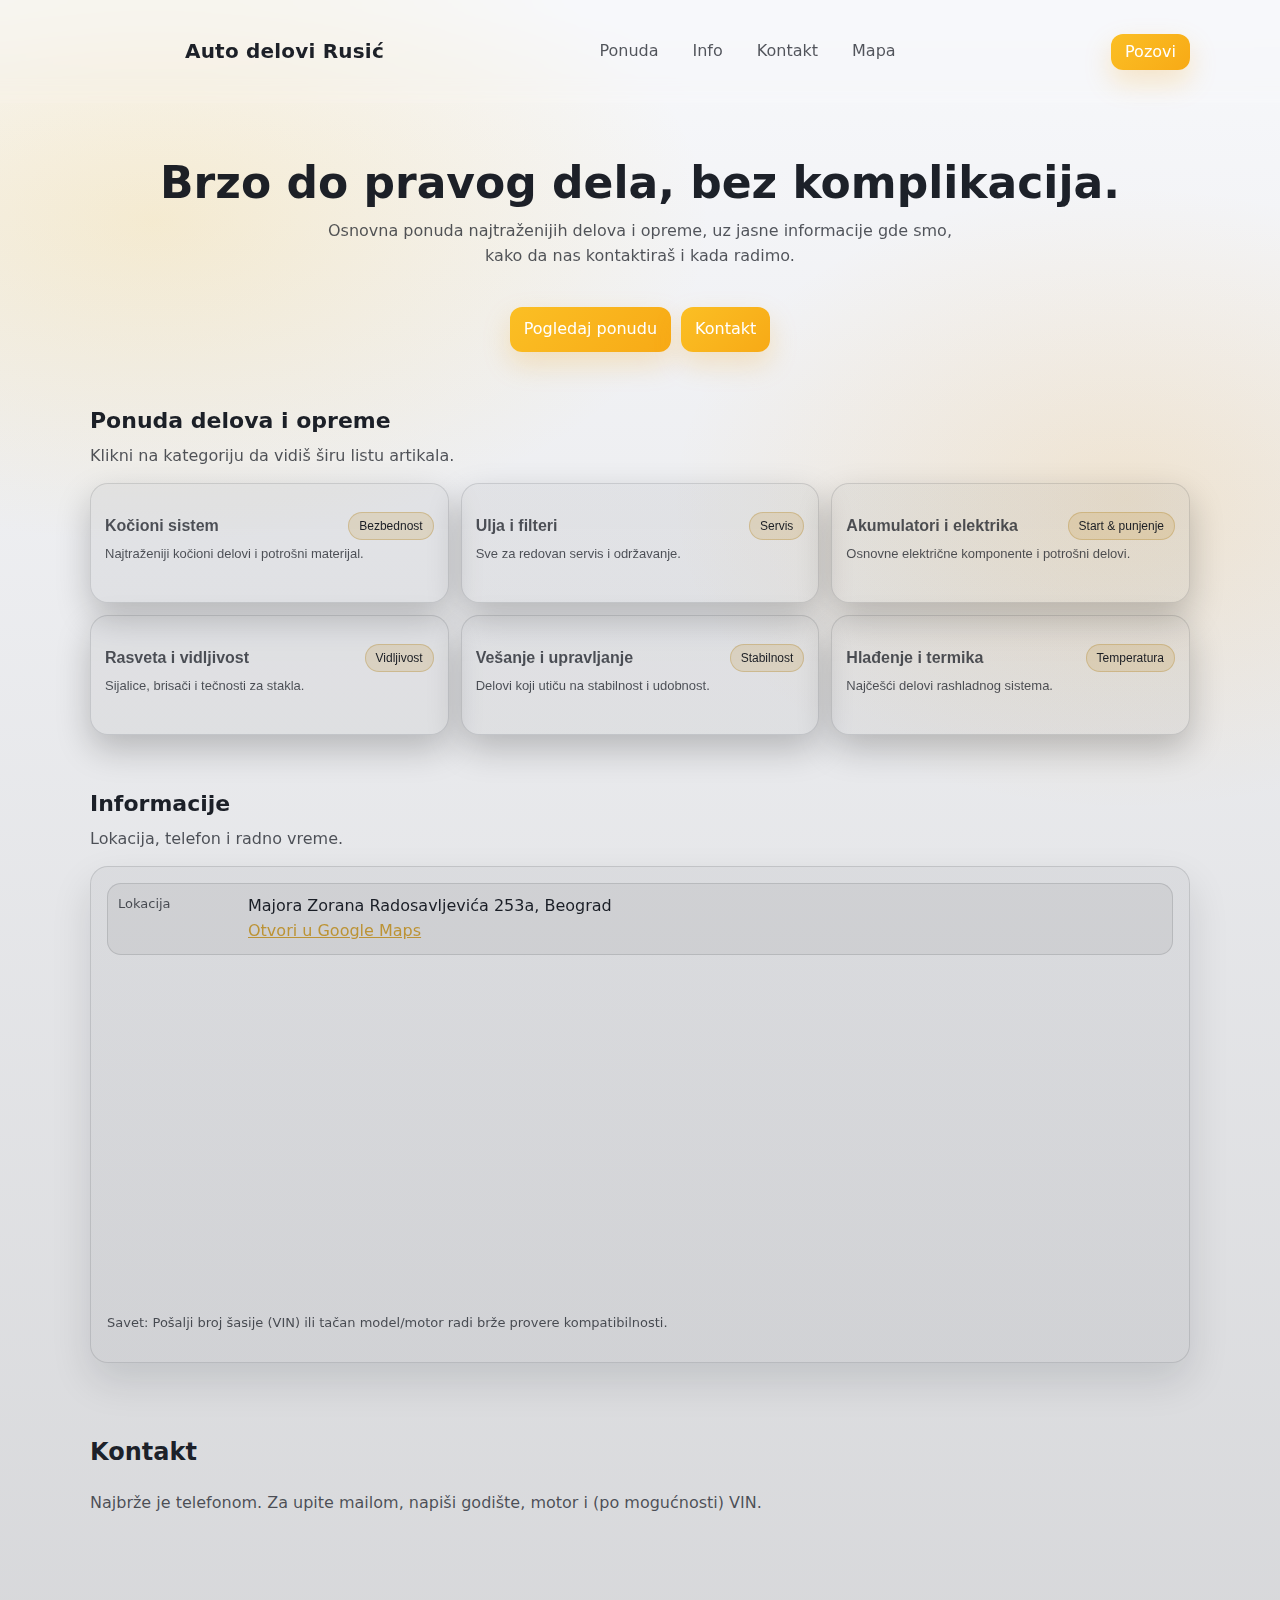
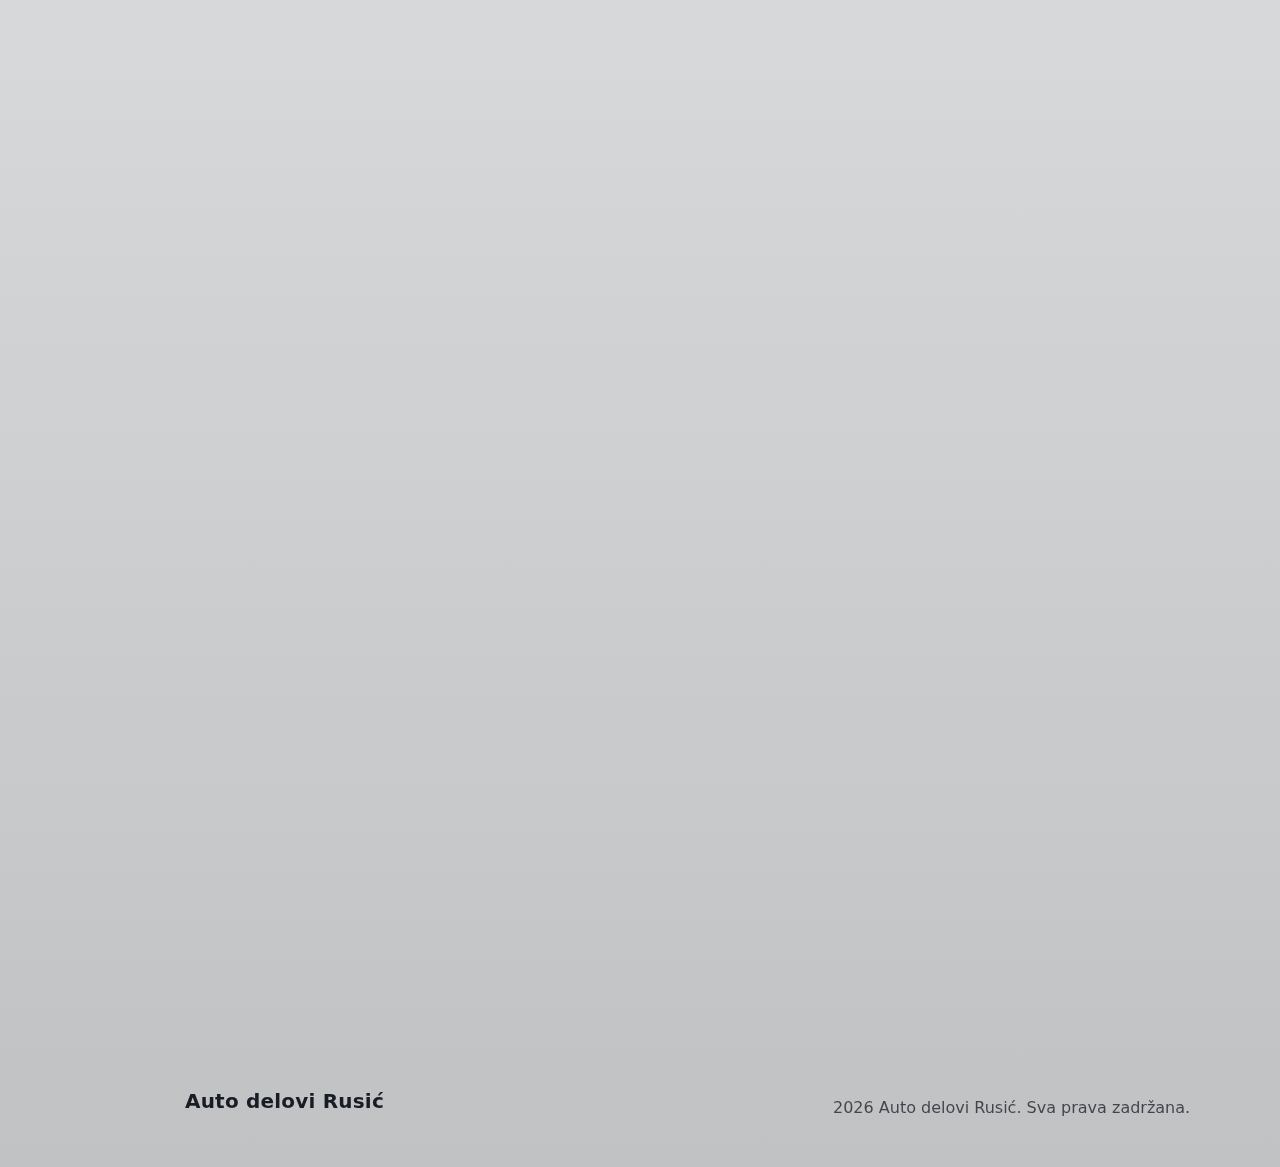
<file: index.html>
<!doctype html>
<html lang="sr">
<head>

  <meta charset="utf-8" />
  <meta name="viewport" content="width=device-width, initial-scale=1" />

  <!-- Podesavanje teme pri ucitavanju -->
  <meta name="theme-color" content="#0b0f17" media="(prefers-color-scheme: dark)" />
  <meta name="theme-color" content="#f7f8fb" media="(prefers-color-scheme: light)" />

  <title>Auto delovi Rusić</title>
  <meta name="description" content="Prodavnica auto delova koja se nalazi u Batajnici u ulici Majora Zorana Radosavljevića." />
  <meta name="referrer" content="strict-origin-when-cross-origin" />

  <link rel="icon" href="images/favicon.ico" type="image/x-icon">

  <!-- CSP (meta je kompromis za statičan hosting bez kontrolisanja header-a) -->
  <meta http-equiv="Content-Security-Policy" content="
        default-src 'self';
        base-uri 'self';
        object-src 'none';
        frame-ancestors 'none';
        form-action 'self' mailto: tel:;
        img-src 'self' data:;
        style-src 'self' https://fonts.googleapis.com;
        font-src 'self' https://fonts.gstatic.com;
        script-src 'self';
        frame-src https://www.google.com;
  ">

  <link rel="preconnect" href="https://fonts.googleapis.com">
  <link rel="preconnect" href="https://fonts.gstatic.com" crossorigin>
  <link rel="stylesheet" href="https://fonts.googleapis.com/css2?family=Work+Sans:ital,wght@0,100..900;1,100..900&display=swap">
      
  <link rel="stylesheet" href="css/styles.css" />

  <!-- SEO OPTIMIZACIJA -->
  <!-- LocalBusiness JSON-LD -->
  <script type="application/ld+json">
    {
      "@context": "https://schema.org",
      "@type": "AutoPartsStore",
      "name": "Auto delovi Rusić",
      "address": {
        "@type": "PostalAddress",
        "streetAddress": "Majora Zorana Radosavljevića 253a",
        "addressLocality": "Beograd",
        "addressCountry": "RS"
      },
      "openingHoursSpecification": [
        { "@type": "OpeningHoursSpecification", "dayOfWeek": ["Monday","Tuesday","Wednesday","Thursday","Friday"], "opens": "08:00", "closes": "18:00" },
        { "@type": "OpeningHoursSpecification", "dayOfWeek": "Saturday", "opens": "08:00", "closes": "14:00" }
      ]
    }
  </script>

  <meta property="og:type" content="website">
  <meta property="og:title" content="Auto delovi Rusić">
  <meta property="og:description" content="Prodavnica auto delova u Batajnici. Pozovi ili pošalji upit uz VIN.">


</head>

<body>
  <a class="skip-link" href="#sadrzaj">Preskoči na sadržaj</a>

  <header class="site-header">
    <div class="container header-inner">
      <a class="brand" href="#">
        <img class="brand-logo" src="images/logo.jpg" alt="" width="75" height="75" loading="lazy" decoding="async" />
        <span class="brand-name">Auto delovi Rusić</span>
      </a>

      <!-- Hamburger -->
      <button
        class="nav-toggle icon-btn"
        id="navToggle"
        type="button"
        aria-label="Otvori meni"
        aria-controls="primaryNav"
        aria-expanded="false"
      >
        <span class="hamburger" aria-hidden="true"></span>
      </button>

      <!-- Nav -->
      <nav class="nav" id="primaryNav" aria-label="Glavna navigacija">
        <a href="#ponuda">Ponuda</a>
        <a href="#info">Info</a>
        <a href="#kontakt">Kontakt</a>
        <a href="#mapa">Mapa</a>

        <!-- <div class="nav-divider" aria-hidden="true"></div>

      <a class="btn btn-primary nav-call" href="tel:12345678999">Pozovi</a> -->
      </nav>

      <div class="header-cta">
          <a
            id="callCta"
            class="btn btn-primary"
            href="#"
            data-reveal="phone"
            data-value="765432106183"
            data-action="call"
          >
            Pozovi
          </a>
      </div>
    </div>
  </header>

  <!-- Overlay (klik van menija zatvara) -->
  <div class="nav-overlay" id="navOverlay"></div>

  <main id="sadrzaj">
    <section class="hero">
      <div class="container hero-grid">
        <div>
          <!-- <p class="pill">Auto delovi Rusić • Servisni potrošni materijal • Oprema</p> -->
          <h1>Brzo do pravog dela, bez komplikacija.</h1>
          <p class="lead">
            Osnovna ponuda najtraženijih delova i opreme, uz jasne informacije gde smo,
            kako da nas kontaktiraš i kada radimo.
          </p>

          <div class="hero-actions">
            <a class="btn btn-primary" href="#ponuda">Pogledaj ponudu</a>
            <a class="btn btn-ghost" href="#kontakt">Kontakt</a>
          </div>
        </div>
      </div>
    </section>

    <section class="section" id="ponuda">
      <div class="container">
        <div class="section-head">
          <div>
            <h2>Ponuda delova i opreme</h2>
            <p class="muted">Klikni na kategoriju da vidiš širu listu artikala.</p>
          </div>
        </div>

        <div class="grid" id="kategorije" role="list" aria-live="off"></div>
      </div>
    </section>

    <section class="section" id="info">
      <div class="container">
        <div class="section-head">
          <div>
            <h2>Informacije</h2>
            <p class="muted">Lokacija, telefon i radno vreme.</p>
          </div>
        </div>

        <div class="hero-card" role="region" aria-label="Osnovne informacije">
          <div class="info-list">
            <div class="info-item">
              <div class="info-k">Lokacija</div>
              <div class="info-v">
                Majora Zorana Radosavljevića 253a, Beograd<br />
                <a
                  class="link"
                  href="https://www.google.com/maps/place/Auto+parts+Rusi%C4%87/@44.8958054,20.2944023,249m/data=!3m1!1e3!4m6!3m5!1s0x475a675dd4f6914b:0xa88f87e24ecca4ea!8m2!3d44.8957772!4d20.295368!16s%2Fg%2F11f15cd1yf?entry=ttu"
                  target="_blank"
                  rel="noopener noreferrer"
                >
                  Otvori u Google Maps
                </a>
              </div>
            </div>

            <div class="info-item">
              <div class="info-k">Telefon</div>
              <div class="info-v">
                <button
                    class="link-btn"
                    type="button"
                    data-reveal="phone"
                    data-value="765432106183+"
                  >
                    Prikaži telefon
              </button>
              </div>
            </div>

        <div class="info-item">
          <div class="info-k">Radno vreme</div>

          <div class="info-v">
            <div class="hours" id="hours">
              <div class="hours-status" id="hoursStatus" data-open="false" aria-live="polite">
                <span class="hours-dot" aria-hidden="true"></span>
                <span id="hoursStatusText">Provera radnog vremena…</span>
              </div>

              <div class="hours-list" role="list">
                <div class="hours-row" role="listitem" data-days="1-5">
                  <span class="hours-day">Ponedeljak - Petak</span>
                  <span class="hours-time">08:00–18:00</span>
                </div>
                <div class="hours-row" role="listitem" data-days="6">
                  <span class="hours-day">Subota</span>
                  <span class="hours-time">08:00–14:00</span>
                </div>
                <div class="hours-row" role="listitem" data-days="0">
                  <span class="hours-day">Nedelja</span>
                  <span class="hours-time">Ne radimo</span>
                </div>
              </div>
            </div>
          </div>
        </div>
            <div class="info-item">
              <div class="info-k">E-mail</div>
              <div class="info-v">
                <button
  class="link-btn"
  type="button"
  data-reveal="email"
  data-value="moc.liamg@tset"
>
  Prikaži e-mail
</button>

              </div>
            </div>
          </div>

          <p class="mini-note">
            Savet: Pošalji broj šasije (VIN) ili tačan model/motor radi brže provere kompatibilnosti.
          </p>
        </div>
      </div>
    </section>

    <section class="section section-alt" id="kontakt">
      <div class="container contact-grid">
        <div>
          <h2>Kontakt</h2>
          <p class="muted">
            Najbrže je telefonom. Za upite mailom, napiši godište, motor i (po mogućnosti) VIN.
          </p>

          <div class="contact-actions">
            <a
  class="btn btn-primary"
  href="#"
  data-reveal="phone"
  data-value="765432106183+"
  data-action="call"
>
  Pozovi radnju
</a>
            <a
  class="btn btn-ghost"
  href="#"
  data-reveal="email"
  data-value="moc.liamg@tset"
  data-action="email"
  data-subject="Upit za auto-delove"
>
  Pošalji e-mail
</a>
          </div>
        </div>

        <form class="form" id="upitForm" autocomplete="on" > <!-- uklonjen novalidate-->
          <h3 class="h3">Brz upit</h3>

          <label>
            Ime
            <input name="name" type="text" inputmode="text" autocomplete="name" required minlength="2" maxlength="80" />
          </label>

          <label>
            Telefon (opciono)
            <input name="phone" type="tel" inputmode="tel" autocomplete="tel" maxlength="40" />
          </label>

          <label>
            Podaci o vozilu: model, godište, motor, broj šasije (VIN)
            <textarea name="message" rows="4" required minlength="10" maxlength="800"></textarea>
          </label>

          <p class="form-error" id="formError" role="alert" aria-live="polite" hidden></p>

          <button class="btn btn-primary" type="submit">Pošalji e-mail</button>

          <p class="muted small">Pritiskom na dugme otvoriće se Vaša e-mail aplikacija.</p>
        </form>
      </div>
    </section>

    <section class="section section-alt" id="mapa">
      <div class="container">
        <div class="section-head">
          <div>
            <h2>Mapa</h2>
            <p class="muted">Pronađi nas brzo.</p>
          </div>
        </div>

        <div class="map-wrap">
          <iframe src="https://www.google.com/maps/embed?pb=!1m18!1m12!1m3!1d2823.790372872293!2d20.295368000000014!3d44.895777200000005!2m3!1f0!2f0!3f0!3m2!1i1024!2i768!4f13.1!3m3!1m2!1s0x475a675dd4f6914b%3A0xa88f87e24ecca4ea!2sAuto%20parts%20Rusi%C4%87!5e0!3m2!1sen!2srs!4v1768168083876!5m2!1sen!2srs" width="600" height="450" style="border:0;" allowfullscreen="" loading="lazy" referrerpolicy="no-referrer-when-downgrade"></iframe>
        </div>
      </div>
    </section>
  </main>

  <footer class="site-footer">
    <div class="container footer-inner">
      <div class="brand footer-brand">
        <img class="brand-logo" src="images/logo.jpg" alt="" width="75" height="75" loading="lazy" decoding="async" />
        <span class="brand-name">Auto delovi Rusić</span>
      </div>

      <p class="muted small"><span id="year"></span> Auto delovi Rusić. Sva prava zadržana.</p>
    </div>
  </footer>

  <!-- Modal -->
  <dialog class="modal" id="modal" aria-labelledby="modalTitle" aria-describedby="modalDesc">
    <div class="modal-head">
      <h3 class="h3" id="modalTitle">Kategorija</h3>
      <button class="icon-btn" id="modalClose" type="button" aria-label="Zatvori">
        <span aria-hidden="true">×</span>
      </button>
    </div>

    <p class="muted" id="modalDesc"></p>
    <div class="modal-chips" id="modalList" role="list"></div>

    <div class="modal-actions">
      <a class="btn btn-primary" href="tel:123456789">Pozovi za dostupnost</a>
      <button class="btn btn-ghost" id="modalOk" type="button">Zatvori</button>
    </div>
  </dialog>

  <script type="module" src="js/app.js"></script>
</body>
</html>
</file>
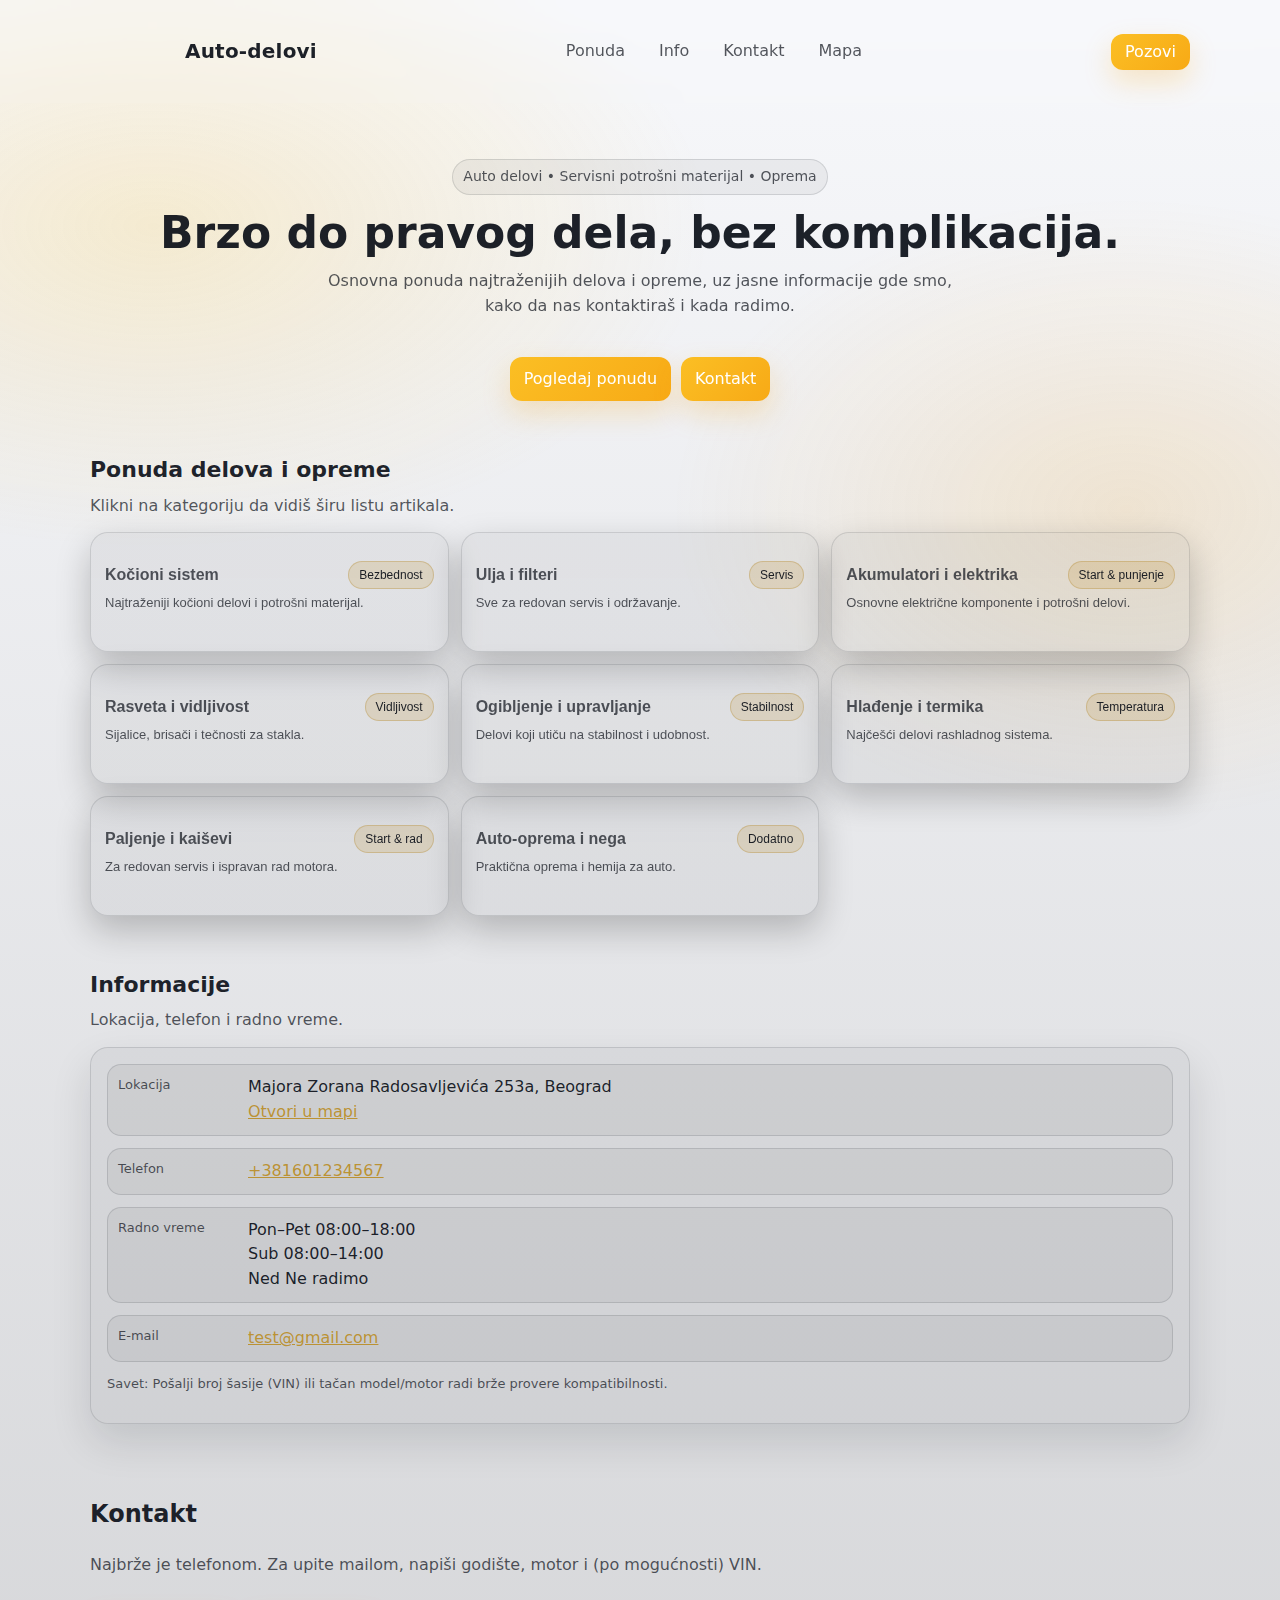
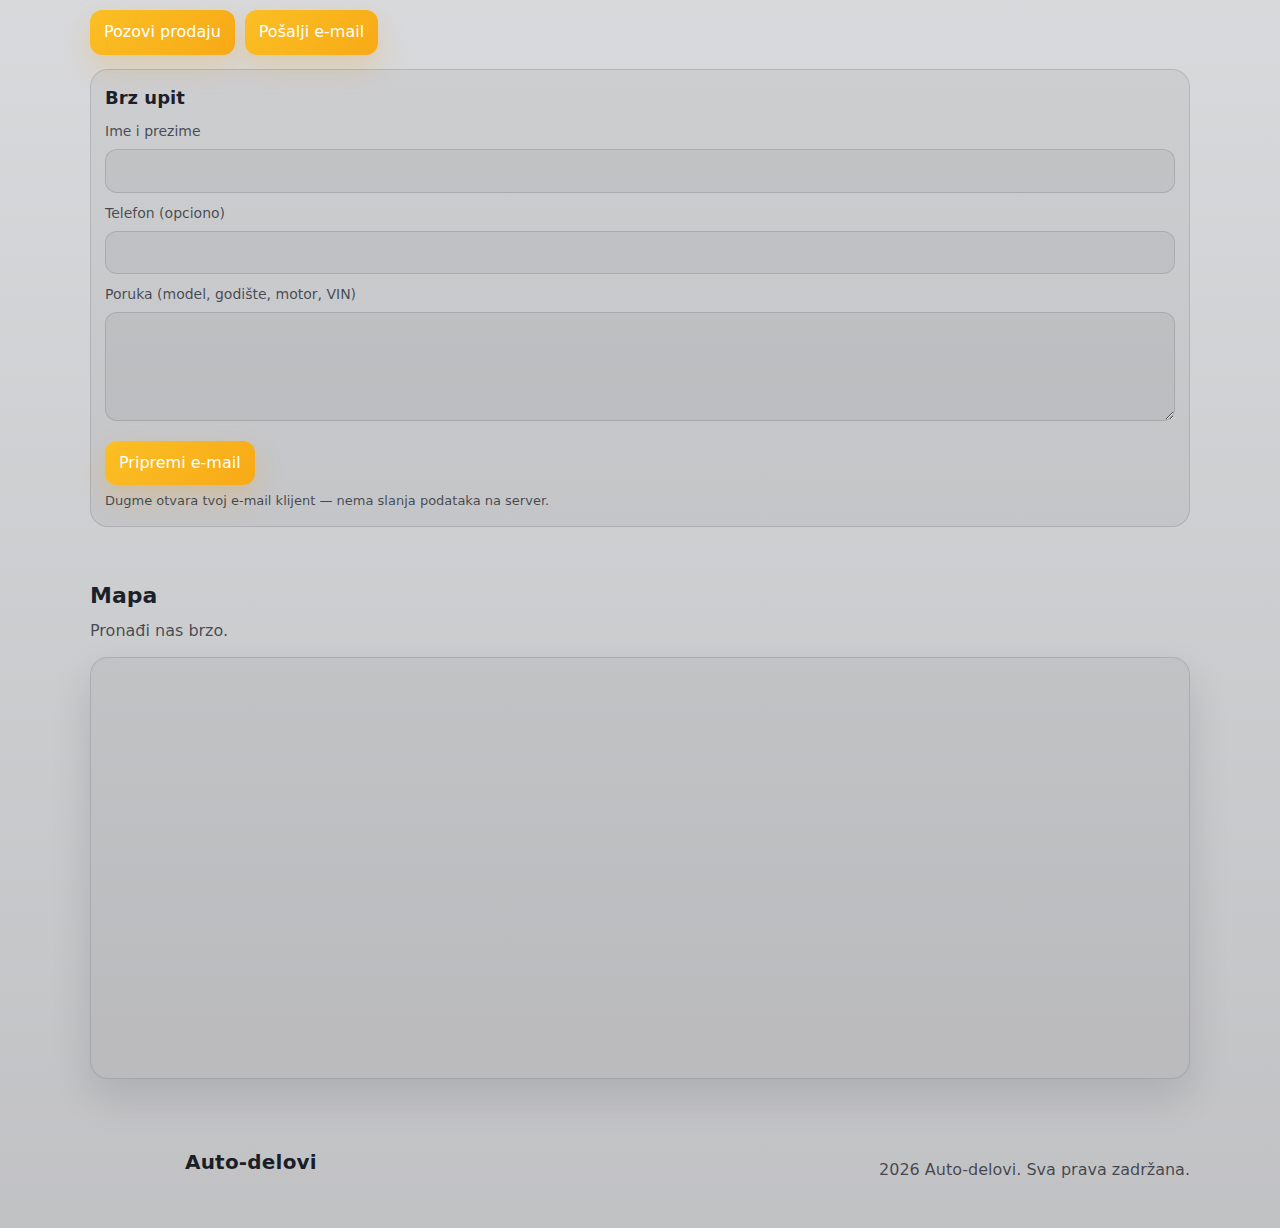
<file: Joja/index.html>
<!doctype html>
<html lang="sr">
  <head>
    <meta charset="utf-8" />
    <meta name="viewport" content="width=device-width, initial-scale=1" />

    <!-- Podesavanje teme pri ucitavanju  -->
    <meta name="theme-color" content="#0b0f17" media="(prefers-color-scheme: dark)">
    <meta name="theme-color" content="#f7f8fb" media="(prefers-color-scheme: light)">


    <title>Auto-delovi
    </title>
    <meta
      name="description"
      content="Prodavnica auto delova koja se nalazi u Batajnici u ulici Majora Zorana Radosavljevića."
    />
    <meta name="referrer" content="strict-origin-when-cross-origin" />

    <!--
      CSP je najpouzdaniji kao HTTP header na serveru (Nginx/Apache/CDN).
      Meta CSP je kompromis za statičan hosting bez kontrole header-a.
    -->
    <meta
      http-equiv="Content-Security-Policy"
      content="
        default-src 'self';
        base-uri 'self';
        object-src 'none';
        frame-ancestors 'none';
        form-action 'self' mailto: tel:;
        img-src 'self' data:;
        style-src 'self';
        script-src 'self';
        frame-src https://www.google.com;
        <!-- upgrade-insecure-requests;
        block-all-mixed-content; -->
      "
    />



    <link rel="stylesheet" href="/css/styles.css" />
  </head>

  <body>
    <a class="skip-link" href="#sadrzaj">Preskoči na sadržaj</a>

    <header class="site-header">
      <div class="container header-inner">
        <a class="brand" href="#">
          <img class="brand-logo" src="images/logo.jpg" alt="" width="75" height="75" loading="lazy" decoding="async" />
          <span class="brand-name">Auto-delovi</span>
        </a>

        <nav class="nav" aria-label="Glavna navigacija">
          <a href="#ponuda">Ponuda</a>
          <a href="#info">Info</a>
          <a href="#kontakt">Kontakt</a>
          <a href="#mapa">Mapa</a>
        </nav>

        <div class="header-cta">
          <a class="btn btn-primary" href="tel:+12345678999">Pozovi</a>
        </div>
      </div>
    </header>

    <main id="sadrzaj">
      <section class="hero">
        <div class="container hero-grid">
          <div>
            <p class="pill">Auto delovi • Servisni potrošni materijal • Oprema</p>
            <h1>Brzo do pravog dela, bez komplikacija.</h1>
            <p class="lead">
              Osnovna ponuda najtraženijih delova i opreme, uz jasne informacije gde smo, kako da
              nas kontaktiraš i kada radimo.
            </p>

            <div class="hero-actions">
              <a class="btn btn-primary" href="#ponuda">Pogledaj ponudu</a>
              <a class="btn btn-ghost" href="#kontakt">Kontakt</a>
            </div>
          </div>
        </div>
      </section>

      <section class="section" id="ponuda">
        <div class="container">
          <div class="section-head">
            <div>
              <h2>Ponuda delova i opreme</h2>
              <p class="muted">Klikni na kategoriju da vidiš širu listu artikala.</p>
            </div>
          </div>

          <div class="grid" id="kategorije" aria-live="off"></div>
        </div>
      </section>

      <section class="section" id="info">
        <div class="container">
          <div class="section-head">
            <div>
              <h2>Informacije</h2>
              <p class="muted">Lokacija, telefon i radno vreme.</p>
            </div>
          </div>

          <div class="hero-card" role="region" aria-label="Osnovne informacije">
            <div class="info-list">
              <div class="info-item">
                <div class="info-k">Lokacija</div>
                <div class="info-v">
                  Majora Zorana Radosavljevića 253а, Beograd<br />
                  <a
                    class="link"
                    href="https://www.google.com/maps/place/Auto+parts+Rusi%C4%87/@44.8958054,20.2944023,249m/data=!3m1!1e3!4m6!3m5!1s0x475a675dd4f6914b:0xa88f87e24ecca4ea!8m2!3d44.8957772!4d20.295368!16s%2Fg%2F11f15cd1yf?entry=ttu&g_ep=EgoyMDI2MDEwNy4wIKXMDSoASAFQAw%3D%3D"
                    target="_blank"
                    rel="noopener noreferrer"
                  >
                    Otvori u mapi
                  </a>
                </div>
              </div>

              <div class="info-item">
                <div class="info-k">Telefon</div>
                <div class="info-v">
                  <a class="link" href="tel:+381601234567">+381601234567</a>
                </div>
              </div>

              <div class="info-item">
                <div class="info-k">Radno vreme</div>
                <div class="info-v">
                  Pon–Pet 08:00–18:00<br />
                  Sub 08:00–14:00<br />
                  Ned Ne radimo
                </div>
              </div>

              <div class="info-item">
                <div class="info-k">E-mail</div>
                <div class="info-v">
                  <a class="link" href="mailto:test@gmail.com">test@gmail.com</a>
                </div>
              </div>
            </div>

            <p class="mini-note">
              Savet: Pošalji broj šasije (VIN) ili tačan model/motor radi brže provere kompatibilnosti.
            </p>
          </div>
        </div>
      </section>

      <section class="section section-alt" id="kontakt">
        <div class="container contact-grid">
          <div>
            <h2>Kontakt</h2>
            <p class="muted">
              Najbrže je telefonom. Za upite mailom, napiši godište, motor i (po mogućnosti) VIN.
            </p>

            <div class="contact-actions">
              <a class="btn btn-primary" href="tel:+381601234567">Pozovi prodaju</a>
              <a
                class="btn btn-ghost"
                href="mailto:test@gmail.com?subject=Upit%20za%20auto-delove"
              >
                Pošalji e-mail
              </a>
            </div>
          </div>

          <form class="form" id="upitForm" autocomplete="on" novalidate>
            <h3 class="h3">Brz upit</h3>

            <label>
              Ime i prezime
              <input name="name" type="text" inputmode="text" autocomplete="name" required minlength="2" maxlength="80" />
            </label>

            <label>
              Telefon (opciono)
              <input name="phone" type="tel" inputmode="tel" autocomplete="tel" maxlength="40" />
            </label>

            <label>
              Poruka (model, godište, motor, VIN)
              <textarea name="message" rows="4" required minlength="10" maxlength="800"></textarea>
            </label>

            <p class="form-error" id="formError" role="alert" aria-live="polite" hidden></p>

            <button class="btn btn-primary" type="submit">Pripremi e-mail</button>

            <p class="muted small">
              Dugme otvara tvoj e-mail klijent — nema slanja podataka na server.
            </p>
          </form>
        </div>
      </section>

      <section class="section section-alt" id="mapa">
        <div class="container">
          <div class="section-head">
            <div>
              <h2>Mapa</h2>
              <p class="muted">Pronađi nas brzo.</p>
            </div>
          </div>

          <div class="map-wrap">
            <!-- <iframe
              title="AutoDelovi Nova — lokacija"
              loading="lazy"
              referrerpolicy="no-referrer-when-downgrade"
              src="https://www.google.com/maps?q=Bulevar+Primer+12,+Novi+Sad&output=embed"
              allowfullscreen
            ></iframe> -->

            <iframe src="https://www.google.com/maps/embed?pb=!1m18!1m12!1m3!1d1085.9336800939282!2d20.294402326575042!3d44.89580540887275!2m3!1f0!2f0!3f0!3m2!1i1024!2i768!4f13.1!3m3!1m2!1s0x475a675dd4f6914b%3A0xa88f87e24ecca4ea!2sAuto%20parts%20Rusi%C4%87!5e1!3m2!1sen!2srs!4v1768072725326!5m2!1sen!2srs" width="600" height="450" style="border:0;" allowfullscreen="" loading="lazy" referrerpolicy="no-referrer-when-downgrade"></iframe>
          </div>
        </div>
      </section>
    </main>

    <footer class="site-footer">
      <div class="container footer-inner">
        <div class="brand footer-brand">
          <img class="brand-logo" src="images/logo.jpg" alt="" width="75" height="75" loading="lazy" decoding="async" />
          <span class="brand-name">Auto-delovi</span>
        </div>

        <p class="muted small"><span id="year"></span> Auto-delovi. Sva prava zadržana.</p>


      </div>
    </footer>

    <!-- Modal -->
    <dialog class="modal" id="modal" aria-labelledby="modalTitle" aria-describedby="modalDesc">
      <div class="modal-head">
        <h3 class="h3" id="modalTitle">Kategorija</h3>
        <button class="icon-btn" id="modalClose" type="button" aria-label="Zatvori">
          <span aria-hidden="true">×</span>
        </button>
      </div>

      <p class="muted" id="modalDesc"></p>
      <ul class="modal-list" id="modalList"></ul>

      <div class="modal-actions">
        <a class="btn btn-primary" href="tel:+123456789">Pozovi za dostupnost</a>
        <button class="btn btn-ghost" id="modalOk" type="button">Zatvori</button>
      </div>
    </dialog>

    <script type="module" src="js/app.js"></script>
  </body>
</html>
</file>
<file: css/styles.css>
:root {
  --bg: #0b0f17;
  --panel: rgba(255, 255, 255, 0.06);
  --panel2: rgba(255, 255, 255, 0.09);
  --text: rgba(255, 255, 255, 0.92);
  --muted: rgba(255, 255, 255, 0.7);
  --border: rgba(255, 255, 255, 0.14);
  --accent: #fbbf24;
  --accent2: #f59e0b;
  --shadow: 0 18px 50px rgba(0, 0, 0, 0.45);
  --radius: 18px;
  --max: 1100px;
}

@media (prefers-color-scheme: light) {
  :root {
    --bg: #f7f8fb;
    --panel: rgba(10, 14, 23, 0.05);
    --panel2: rgba(10, 14, 23, 0.07);
    --text: rgba(10, 14, 23, 0.92);
    --muted: rgba(10, 14, 23, 0.7);
    --border: rgba(10, 14, 23, 0.12);
    --shadow: 0 18px 40px rgba(10, 14, 23, 0.12);
  }
}

html, body {
  overflow-x: hidden;
}

/* moderniji “tvrđi” način (ako je podržan) */
@supports (overflow: clip) {
  html, body {
    overflow-x: clip;
  }
}


/* Base */
* {
  box-sizing: border-box;
}

html {
  min-height: 100%;
  height: 100%;
  background: var(--bg);
}

body {
  margin: 0;
  /* font-family: ui-sans-serif, system-ui, -apple-system, Segoe UI, Roboto, Arial, "Noto Sans",
    "Liberation Sans", sans-serif; */
  font-family: "Work Sans", ui-sans-serif, system-ui, -apple-system, "Segoe UI", Roboto, Arial, "Noto Sans", "Liberation Sans", sans-serif;
  color: var(--text);
  line-height: 1.55;
  background-color: var(--bg);
  background-image:
    radial-gradient(900px 520px at 12% 8%, rgba(251, 191, 36, 0.18), transparent 62%),
    radial-gradient(760px 520px at 88% 18%, rgba(245, 158, 11, 0.14), transparent 60%),
    radial-gradient(980px 620px at 50% 115%, rgba(251, 191, 36, 0.1), transparent 62%),
    linear-gradient(180deg, rgba(255, 255, 255, 0.04), rgba(0, 0, 0, 0.22));
  background-attachment: scroll;
  height: auto;
  min-height: 100vh;
  min-height: 100dvh; /* dinamička visina kad se address bar menja */
}

a {
  color: inherit;
}

.container {
  width: min(var(--max), calc(100% - 32px));
  margin: 0 auto;
}

.skip-link {
  position: absolute;
  left: -999px;
  top: 10px;
  background: var(--text);
  color: var(--bg);
  padding: 10px 14px;
  border-radius: 10px;
}

.skip-link:focus {
  left: 16px;
  z-index: 9999;
}

/* Header */
.site-header {
  position: sticky;
  top: 0;
  z-index: 50;
  backdrop-filter: blur(10px);
  background: color-mix(in oklab, var(--bg) 5%, transparent);
  border-bottom: none;
  will-change: transform;
  transition: transform 0.18s ease, background 0.18s ease;
}

.site-header.is-hidden {
  transform: translateY(-110%);
}

.header-inner {
  display: flex;
  gap: 16px;
  align-items: center;
  justify-content: space-between;
  padding: 14px 0;
}

.brand {
  display: flex;
  align-items: center;
  gap: 10px;
  text-decoration: none;
}

.brand-mark {
  width: 36px;
  height: 36px;
  display: grid;
  place-items: center;
  border-radius: 12px;
  background: linear-gradient(135deg, var(--accent), var(--accent2));
  color: white;
  font-weight: 700;
}

.brand-logo {
  width: 75px;
  height: 75px;
  border-radius: 12px;
  object-fit: cover;
  display: block;
  margin-right: 10px;
}

.brand-name {
  font-weight: 650;
  letter-spacing: 0.2px;
  font-size: 20px;
}

/* Nav (base) */
.nav {
  display: flex;
  gap: 14px;
}

.nav a {
  text-decoration: none;
  color: var(--muted);
  padding: 8px 10px;
  border-radius: 10px;
  display: block;
}

.nav a:hover {
  color: var(--text);
  background: var(--panel);
}

.nav a.active {
  color: var(--text);
  background: color-mix(in oklab, var(--accent) 18%, var(--panel));
  border: 1px solid color-mix(in oklab, var(--accent) 40%, var(--border));
}

.header-cta {
  display: flex;
  gap: 10px;
}

/* Icon button (already used for modal close, reused for hamburger) */
.icon-btn {
  width: 40px;
  height: 40px;
  border-radius: 12px;
  border: 1px solid var(--border);
  background: var(--panel);
  color: var(--text);
  cursor: pointer;
  font-size: 24px;
  line-height: 1;
  display: inline-grid;
  place-items: center;
}

.icon-btn:hover {
  background: var(--panel2);
}

.icon-btn:focus-visible {
  outline: 2px solid color-mix(in oklab, var(--accent) 80%, white);
  outline-offset: 2px;
}

/* Hamburger button */
.nav-toggle {
  margin-left: auto;
}

/* Stabilan hamburger (3 linije) */
.hamburger {
  position: relative;
  width: 20px;
  height: 2px;
  display: block;
  background: color-mix(in oklab, var(--text) 90%, transparent);
  border-radius: 2px;
  transition: background 0.18s ease;
}

.hamburger::before,
.hamburger::after {
  content: "";
  position: absolute;
  left: 0;
  right: 0;
  height: 2px;
  border-radius: 2px;
  background: color-mix(in oklab, var(--text) 90%, transparent);
  transition: transform 0.18s ease, top 0.18s ease, opacity 0.18s ease;
}

.hamburger::before { top: -6px; }
.hamburger::after { top: 6px; }

/* X animacija */
.site-header.nav-open .hamburger {
  background: transparent;
}

.site-header.nav-open .hamburger::before {
  top: 0;
  transform: rotate(45deg);
}

.site-header.nav-open .hamburger::after {
  top: 0;
  transform: rotate(-45deg);
}

.site-header .header-cta .btn {
  margin-top: 0; /* override globalnog .btn-primary margin-top */
  line-height: 1;
}

/* Mobile: off-canvas nav (side drawer) */
@media (max-width: 759px) {
  /* "Pozovi" u headeru sakrij (jer je u meniju) */
  .header-cta { display: none; }

  /* Drži header i toggle iznad overlay-a da može da se zatvori */
  .site-header { z-index: 70; }
  .nav-toggle { position: relative; z-index: 75; }

  /* Overlay: fade + blur */
  .nav-overlay {
    position: fixed;
    inset: 0;
    z-index: 60;
    background: rgba(0, 0, 0, 0.42);
    backdrop-filter: blur(6px);
    opacity: 0;
    visibility: hidden;
    pointer-events: none;
    transition: opacity 0.22s ease, visibility 0.22s ease;
  }

  body.nav-open .nav-overlay {
    opacity: 1;
    visibility: visible;
    pointer-events: auto;
  }

  body.nav-open { 
    position: fixed;
    width: 100%;
    overflow: hidden; 
    left: 0;
    right: 0;
  }

  /* Drawer panel (desno) */
  .nav {
    position: fixed;
    top: 0;
    right: 0;
    height: 100dvh;
    width: min(360px, 88vw);
    max-width: 100vw;
    z-index: 65;

    display: flex;
    flex-direction: column;
    gap: 10px;

    padding: 18px 16px;

    border-left: 1px solid color-mix(in oklab, var(--accent) 18%, var(--border));
    background:
      linear-gradient(180deg,
        color-mix(in oklab, var(--bg) 82%, transparent),
        color-mix(in oklab, var(--bg) 74%, transparent)
      );
    box-shadow: var(--shadow);
    backdrop-filter: blur(14px);

    transform: translateX(110%);
    transition: transform 0.32s cubic-bezier(0.22, 1, 0.36, 1);
    will-change: transform;
  }

    body.nav-open .nav-toggle {
    position: fixed;
    top: 14px;
    right: 14px;
    z-index: 80; /* iznad drawer-a */
  }

  /* Spusti stavke menija da ne ulaze pod X dugme */
  .nav {
    padding-top: 72px; /* 40px dugme + margina + malo prostora */
  }


  .site-header.nav-open .nav { transform: translateX(0); }

  /* Nav items: modern “pill” */
  .nav a {
    display: flex;
    align-items: center;
    justify-content: flex-start;
    gap: 10px;

    padding: 12px 12px;
    border-radius: 14px;

    color: var(--text);
    text-decoration: none;

    border: 1px solid var(--border);
    background: linear-gradient(
      180deg,
      color-mix(in oklab, var(--panel) 92%, transparent),
      color-mix(in oklab, var(--panel2) 70%, transparent)
    );

    transition: transform 0.15s ease, border-color 0.15s ease, background 0.15s ease;
  }

  .nav a:hover {
    transform: translateY(-1px);
    border-color: color-mix(in oklab, var(--accent) 45%, var(--border));
    background: linear-gradient(
      180deg,
      color-mix(in oklab, var(--panel2) 85%, transparent),
      color-mix(in oklab, var(--panel) 65%, transparent)
    );
  }

  .nav a.active {
    border-color: color-mix(in oklab, var(--accent) 55%, var(--border));
    background: linear-gradient(
      135deg,
      color-mix(in oklab, var(--accent) 18%, var(--panel)),
      color-mix(in oklab, var(--accent2) 12%, var(--panel2))
    );
  }

  .nav-divider {
    height: 1px;
    background: var(--border);
    margin: 6px 4px;
    border-radius: 999px;
  }

  /* CTA u drawer-u (Pozovi) */
  .nav .btn,
  .nav .btn-primary {
    margin-top: 0; /* jer ti .btn-primary ima margin-top: 20px globalno [file:8] */
    width: 100%;
    justify-content: center;
    padding: 12px 14px;
    border-radius: 14px;
  }

  .nav-call {
    box-shadow: 0 16px 42px rgba(245, 158, 11, 0.22);
  }
}

/* Desktop: standardni layout */
@media (min-width: 760px) {
  .site-header { z-index: 50; } /* vrati kako je bilo */
  .header-cta { display: flex; }
  .nav-toggle { display: none; }
  .nav-overlay { display: none; }

  .nav {
    position: static;
    height: auto;
    width: auto;
    padding: 0;
    border: 0;
    background: transparent;
    box-shadow: none;
    backdrop-filter: none;
    transform: none;
    transition: none;

    flex-direction: row;
    align-items: center;
    gap: 14px;
  }

  .nav-divider,
  .nav-call { display: none; }
}

/* Buttons */
.btn {
  display: inline-flex;
  align-items: center;
  justify-content: center;
  gap: 10px;
  padding: 10px 14px;
  border-radius: 12px;
  border: 1px solid var(--border);
  text-decoration: none;
  cursor: pointer;
  background: transparent;
  color: var(--text);
  transition: transform 0.15s ease, background 0.15s ease, border-color 0.15s ease;

  font: inherit;
}

.btn:focus-visible {
  outline: 2px solid color-mix(in oklab, var(--accent) 80%, white);
  outline-offset: 2px;
}

.btn-primary,
.btn-ghost {
  border: 0;
  background: linear-gradient(
    135deg,
    var(--accent),
    color-mix(in oklab, var(--accent2) 65%, var(--accent))
  );
  color: white;
  box-shadow: 0 12px 28px rgba(245, 158, 11, 0.22);
  margin-top: 20px;
}

/* Viber dugme */
.btn-viber {
  border: 0;
  color: white;
  background: linear-gradient(135deg, #7c3aed, #a855f7);
  box-shadow: 0 12px 28px rgba(168, 85, 247, 0.22);
  margin-top: 20px; /* usklađeno sa .btn-primary/.btn-ghost */
}

/* Stil Viber ikonice u dugmetu */
.btn-icon {
  display: inline-flex;
  align-items: center;
  justify-content: center;
}

.btn-primary:hover {
  transform: translateY(-1px);
}

/* DODATI: ista hover animacija za sva dugmad (.btn) */
.btn:hover {
  transform: translateY(-1px);
}

.btn:active {
  transform: translateY(0);
}

/* DODATI (opciono): animacija i za icon dugmad, hamburger meni, X dugme */
.icon-btn {
  transition: transform 0.15s ease, background 0.15s ease, border-color 0.15s ease;
}

.icon-btn:hover {
  transform: translateY(-1px);
}

.icon-btn:active {
  transform: translateY(0);
}

.btn-ghost:hover {
  background: var(--panel);
}

/* Hero */
.hero {
  padding: 56px 0 10px;
}

.hero-grid {
  display: grid;
  grid-template-columns: 1fr;
  gap: 18px;
  align-items: start;
}

.hero .hero-grid > div:first-child {
  text-align: center;
  margin-inline: auto;
}

.hero .lead {
  margin-inline: auto;
}

.pill {
  display: inline-flex;
  padding: 6px 10px;
  border-radius: 999px;
  border: 1px solid var(--border);
  background: var(--panel);
  color: var(--muted);
  margin: 0 0 14px;
  font-size: 14px;
}

h1 {
  font-size: clamp(28px, 5vw, 44px);
  line-height: 1.1;
  margin: 0 0 12px;
}

.lead {
  color: var(--muted);
  margin: 0 0 18px;
  max-width: 62ch;
}

.hero-actions {
  display: flex;
  flex-wrap: wrap;
  gap: 10px;
  justify-content: center;
  margin-bottom: 16px;
}

/* Sections */
.section {
  padding: 26px 0;
}

.section-alt {
  background: transparent;
  border: none;
}

.section-head {
  display: flex;
  align-items: flex-end;
  justify-content: space-between;
  gap: 14px;
  margin-bottom: 14px;
}

.section-head h2 {
  margin: 0;
  font-size: 22px;
}

.muted {
  color: var(--muted);
  margin: 6px 0 0;
}

.small {
  font-size: 13px;
}

/* Grid & Cards */
.grid {
  display: grid;
  grid-template-columns: repeat(1, minmax(0, 1fr));
  gap: 12px;
}

.card {
  border: 1px solid var(--border);
  background: linear-gradient(180deg, var(--panel), color-mix(in oklab, var(--panel2) 65%, transparent));
  border-radius: var(--radius);
  padding: 14px;
  box-shadow: 0 14px 34px rgba(0, 0, 0, 0.22);
  cursor: pointer;
  transition: transform 0.15s ease, border-color 0.15s ease, background 0.15s ease;
  min-height: 120px;
  text-align: left;
}

.card:hover {
  transform: translateY(-2px);
  border-color: color-mix(in oklab, var(--accent) 45%, var(--border));
}

.card-top {
  display: flex;
  align-items: center;
  justify-content: space-between;
  gap: 10px;
}

.card-title {
  margin: 0;
  font-size: 16px;
  color: var(--muted);
}

.card-meta {
  color: var(--muted);
  font-size: 13px;
  margin-top: 6px;
}

.badge {
  font-size: 12px;
  padding: 6px 10px;
  border-radius: 999px;
  background: color-mix(in oklab, var(--accent) 15%, var(--panel));
  border: 1px solid color-mix(in oklab, var(--accent) 25%, var(--border));
  color: var(--text);
}

/* Info card */
.hero-card {
  border: 1px solid var(--border);
  background: linear-gradient(180deg, var(--panel), color-mix(in oklab, var(--panel2) 70%, transparent));
  border-radius: var(--radius);
  padding: 16px;
  box-shadow: var(--shadow);
}

.h3 {
  margin: 0 0 10px;
  font-size: 18px;
}

.info-list {
  display: grid;
  gap: 12px;
}

.info-item {
  display: grid;
  grid-template-columns: 120px 1fr;
  gap: 10px;
  padding: 10px;
  border-radius: 14px;
  background: var(--panel);
  border: 1px solid var(--border);
}

.info-k {
  color: var(--muted);
  font-size: 13px;
}

/* Radno vreme (lepši prikaz + status) */
.hours {
  display: grid;
  gap: 10px;
}

.hours-status {
  display: inline-flex;
  align-items: center;
  gap: 10px;

  padding: 10px 12px;
  border-radius: 14px;
  border: 1px solid var(--border);
  background: color-mix(in oklab, var(--panel2) 70%, transparent);

  font-size: 13px;
  color: var(--muted);
}

/* 
.hours-dot {
  width: 10px;
  height: 10px;
  border-radius: 999px;
  background: rgba(239, 68, 68, 0.95);
  box-shadow: 0 0 0 4px rgba(239, 68, 68, 0.12);
} 
*/

.hours-status[data-open="true"] {
  color: var(--text);
  border-color: color-mix(in oklab, #22c55e 45%, var(--border));
  background: color-mix(in oklab, #22c55e 10%, var(--panel2));
}

.hours-status[data-open="true"] .hours-dot {
  background: rgba(34, 197, 94, 0.95);
  box-shadow: 0 0 0 4px rgba(34, 197, 94, 0.14);
}

.hours-list {
  display: grid;
  gap: 8px;
}

.hours-row {
  display: flex;
  align-items: center;
  justify-content: space-between;
  gap: 12px;

  padding: 10px 12px;
  border-radius: 14px;

  border: 1px solid var(--border);
  background: color-mix(in oklab, var(--panel) 78%, transparent);
}

.hours-day {
  color: var(--muted);
  font-size: 13px;
}

.hours-time {
  color: var(--text);
  font-weight: 600;
  font-size: 13px;
}


.link {
  color: color-mix(in oklab, var(--accent) 75%, var(--text));
}

.link:hover {
  text-decoration: underline;
}

.link-btn {
  background: transparent;
  border: 0;
  padding: 0;
  font: inherit;
  color: color-mix(in oklab, var(--accent) 75%, var(--text));
  cursor: pointer;
}

.link-btn:hover {
  text-decoration: underline;
}

.link-btn:focus-visible {
  outline: 2px solid color-mix(in oklab, var(--accent) 80%, white);
  outline-offset: 2px;
  border-radius: 10px;
}


.mini-note {
  margin-top: 12px;
  color: var(--muted);
  font-size: 13px;
}

/* Contact */
.contact-grid {
  display: grid;
  grid-template-columns: 1fr;
  gap: 14px;
}

.contact-actions {
  display: flex;
  flex-wrap: wrap;
  gap: 10px;
  margin-top: 12px;
}

.form {
  border: 1px solid var(--border);
  background: var(--panel);
  border-radius: var(--radius);
  padding: 14px;
}

label {
  display: grid;
  gap: 6px;
  margin-top: 10px;
  font-size: 14px;
  color: var(--muted);
}

input,
textarea {
  border-radius: 12px;
  border: 1px solid var(--border);
  background: color-mix(in oklab, var(--panel2) 70%, transparent);
  color: var(--text);
  padding: 10px 12px;
  font: inherit;
}

input:focus-visible,
textarea:focus-visible {
  outline: 2px solid color-mix(in oklab, var(--accent) 65%, white);
  outline-offset: 2px;
}


.form-error {
  margin: 10px 0 0;
  padding: 10px 12px;
  border-radius: 12px;
  border: 1px solid color-mix(in oklab, var(--accent) 45%, var(--border));
  background: color-mix(in oklab, var(--accent) 12%, var(--panel));
  color: var(--text);
}

/* Footer */
.site-footer {
  padding: 20px 0;
  border-top: none;
}

.site-footer p {
  font-size: 16px;
}


.footer-inner {
  display: flex;
  flex-direction: column;
  gap: 10px;
  align-items: flex-start;
  justify-content: space-between;
}

.footer-links {
  display: flex;
  gap: 14px;
  color: var(--muted);
}

.footer-links a {
  text-decoration: none;
}

.footer-links a:hover {
  text-decoration: underline;
}

.footer-brand {
  margin-bottom: 8px;
}

/* Modal */
.modal {
  border: 1px solid var(--border);
  border-radius: calc(var(--radius) + 6px);
  background: color-mix(in oklab, var(--bg) 88%, black);
  color: var(--text);
  box-shadow: var(--shadow);
  padding: 14px;
  width: min(680px, calc(100% - 26px));
}

.modal::backdrop {
  background: rgba(0, 0, 0, 0.55);
  backdrop-filter: blur(4px);
}

.modal-head {
  display: flex;
  align-items: center;
  justify-content: space-between;
  gap: 12px;
  margin-bottom: 6px;
}

.modal-chips {
  display: flex;
  flex-wrap: wrap;
  gap: 10px;
  margin: 12px 0 0;
}

.modal-chip {
  display: inline-flex;
  align-items: center;
  gap: 8px;
  padding: 10px 12px;
  border-radius: 999px;
  border: 1px solid var(--border);
  background: color-mix(in oklab, var(--panel2) 70%, transparent);
  color: var(--text);
  font-size: 13px;
  line-height: 1.1;
}

.modal-chip::before {
  content: "";
  width: 8px;
  height: 8px;
  border-radius: 999px;
  background: linear-gradient(135deg, var(--accent), var(--accent2));
  box-shadow: 0 10px 18px rgba(245, 158, 11, 0.18);
}

.modal-list {
  margin: 12px 0 0;
  padding-left: 18px;
  color: var(--muted);
}

.modal-list li {
  margin: 6px 0;
}

.modal-actions {
  display: flex;
  flex-wrap: wrap;
  gap: 10px;
  margin-top: 14px;
}

/* Map */
.map-wrap {
  border: 1px solid var(--border);
  border-radius: var(--radius);
  overflow: hidden;
  background: var(--panel);
  box-shadow: var(--shadow);
}

.map-wrap iframe {
  display: block;
  width: 100%;
  height: 360px;
  border: 0;
}

/* Layout breakpoints */
@media (min-width: 760px) {
  .grid {
    grid-template-columns: repeat(2, minmax(0, 1fr));
  }

  .contact-grid {
    grid-template-columns: 1fr;
    align-items: start;
  }

  .footer-inner {
    flex-direction: row;
    align-items: center;
  }

  .map-wrap iframe {
    height: 420px;
  }
}

@media (min-width: 1020px) {
  .grid {
    grid-template-columns: repeat(3, minmax(0, 1fr));
  }
}

/* Animations */
@keyframes fadeUp {
  from {
    opacity: 0;
    transform: translateY(10px);
    filter: blur(2px);
  }
  to {
    opacity: 1;
    transform: translateY(0);
    filter: blur(0);
  }
}

@keyframes modalIn {
  from {
    opacity: 0;
    transform: translateY(10px) scale(0.98);
  }
  to {
    opacity: 1;
    transform: translateY(0) scale(1);
  }
}

@keyframes backdropIn {
  from {
    background: rgba(0, 0, 0, 0);
  }
  to {
    background: rgba(0, 0, 0, 0.55);
  }
}

@keyframes sectionPulse {
  0% {
    outline: 2px solid rgba(245, 158, 11, 0);
    box-shadow: 0 0 0 rgba(245, 158, 11, 0);
  }
  35% {
    outline: 2px solid rgba(245, 158, 11, 0.55);
    box-shadow: 0 18px 48px rgba(245, 158, 11, 0.18);
  }
  100% {
    outline: 2px solid rgba(245, 158, 11, 0);
    box-shadow: 0 0 0 rgba(245, 158, 11, 0);
  }
}

.hero h1,
.hero .lead,
.hero .hero-actions,
.hero .pill {
  animation: fadeUp 0.55s ease both;
}

.hero .lead {
  animation-delay: 0.06s;
}

.hero .hero-actions {
  animation-delay: 0.12s;
}

.card-animate {
  animation: fadeUp 0.45s ease both;
}

.modal[open] {
  animation: modalIn 0.18s ease both;
}

.modal[open]::backdrop {
  animation: backdropIn 0.18s ease both;
}

.section-focus {
  border-radius: var(--radius);
  animation: sectionPulse 0.65s ease;
}

/* Reduced motion */
@media (prefers-reduced-motion: reduce) {
  *,
  *::before,
  *::after {
    animation-duration: 0.01ms !important;
    animation-iteration-count: 1 !important;
    transition-duration: 0.01ms !important;
    scroll-behavior: auto !important;
  }
}

/* Smooth scroll (native) */
@media (prefers-reduced-motion: no-preference) {
  html {
    scroll-behavior: smooth;
  }
}

/* Sticky header offset for anchors */
#ponuda,
#info,
#kontakt,
#mapa {
  scroll-margin-top: 90px;
}

/* ===== Scroll-reveal (kao kartice, ali za ostale blokove) ===== */
.reveal-on-scroll {
  opacity: 0;
  transform: translateY(12px);
  filter: blur(3px);
  will-change: transform, opacity, filter;
}

.reveal-on-scroll.revealed {
  /* koristi tvoj postojeći fadeUp keyframes */
  animation: fadeUp 0.55s cubic-bezier(0.22, 1, 0.36, 1) both;
}

/* ===== Mikro-interakcije (da “diše” kao .card) ===== */
.info-item,
.hours-row,
.form,
.map-wrap {
  transition: transform 0.15s ease, border-color 0.15s ease, background 0.15s ease;
}

.info-item:hover,
.hours-row:hover {
  transform: translateY(-1px);
  border-color: color-mix(in oklab, var(--accent) 38%, var(--border));
  background: color-mix(in oklab, var(--panel2) 70%, transparent);
}

/* Fokus u formi – suptilan “lift” i naglasak */
.form:focus-within {
  transform: translateY(-1px);
  border-color: color-mix(in oklab, var(--accent) 40%, var(--border));
}

/* (opciono) modal chip hover – sitno, ali premium */
.modal-chip {
  transition: transform 0.15s ease, border-color 0.15s ease, background 0.15s ease;
}
.modal-chip:hover {
  transform: translateY(-1px);
  border-color: color-mix(in oklab, var(--accent) 35%, var(--border));
  background: color-mix(in oklab, var(--panel2) 78%, transparent);
}

/* default: ništa ne skrivaj */
.reveal-on-scroll { opacity: 1; transform: none; filter: none; }

/* samo kad JS radi, onda koristi sakrivanje + animaciju */
.js .reveal-on-scroll {
  opacity: 0;
  transform: translateY(12px);
  filter: blur(3px);
  will-change: transform, opacity, filter;
}

.js .reveal-on-scroll.revealed {
  animation: fadeUp 0.55s cubic-bezier(0.22, 1, 0.36, 1) both;
}
</file>
